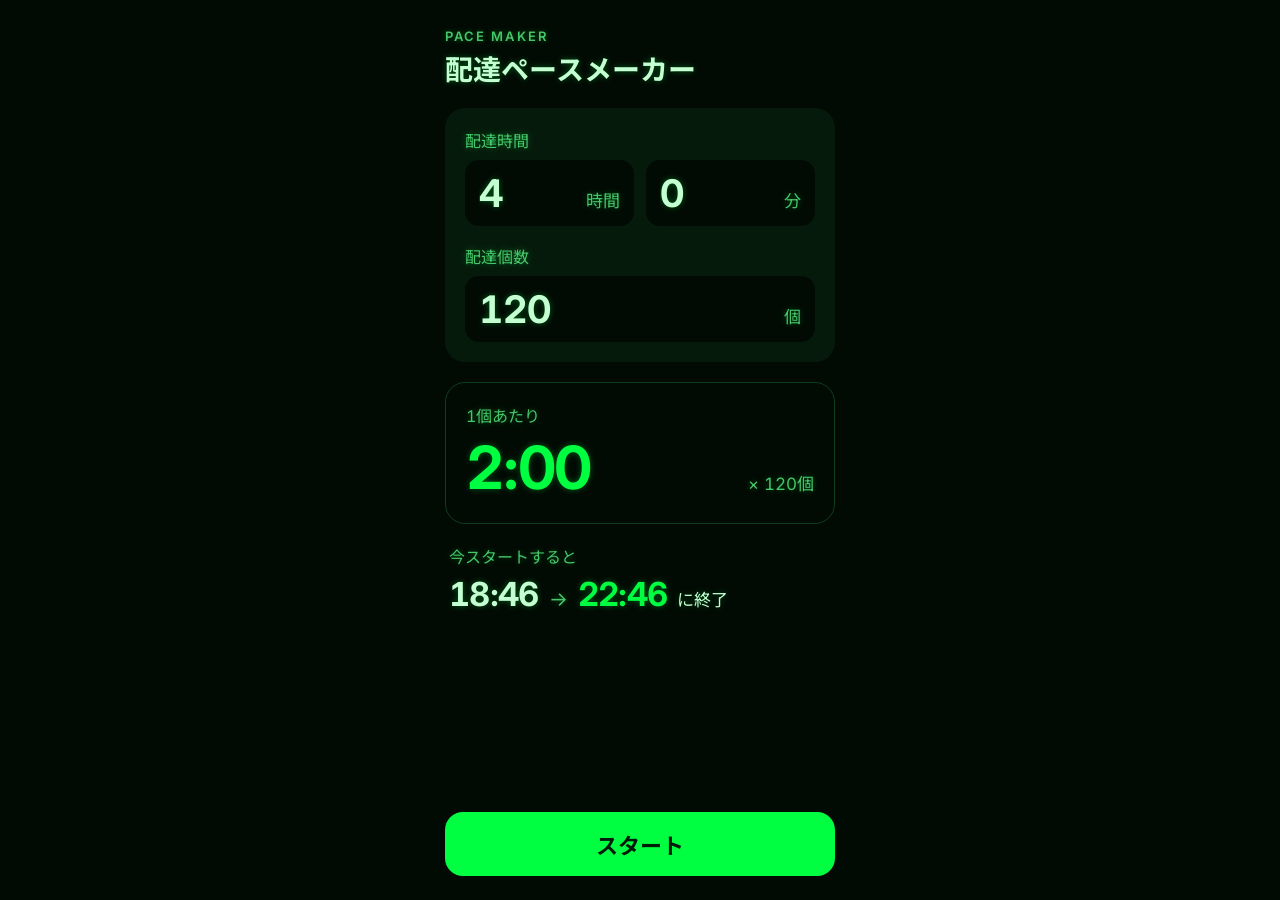
<file: index.html>
<!doctype html>
<html lang="ja">
<head>
<meta charset="utf-8">
<meta name="viewport" content="width=device-width, initial-scale=1, viewport-fit=cover, user-scalable=no">
<meta name="theme-color" content="#020A04">
<meta name="color-scheme" content="dark">
<meta name="mobile-web-app-capable" content="yes">
<meta name="apple-mobile-web-app-capable" content="yes">
<meta name="apple-mobile-web-app-status-bar-style" content="black">
<meta name="description" content="配達時間と個数から1個あたりの時間を出し、1個ごとのカウントダウンで配達ペースを保つタイマー">
<title>配達ペースメーカー</title>
<link rel="manifest" href="manifest.webmanifest">
<link rel="icon" href="icons/icon-192.png" type="image/png">
<link rel="apple-touch-icon" href="icons/apple-touch-icon.png">
<link rel="preload" href="fonts/inter-sub.woff2" as="font" type="font/woff2" crossorigin>
<link rel="preload" href="fonts/notosansjp-sub.woff2" as="font" type="font/woff2" crossorigin>
<link rel="stylesheet" href="style.css">
</head>
<body>
<div id="app" class="app">

  <!-- 画面1：設定 -->
  <section id="setup" class="screen setup">
    <div class="title">
      <div class="eyebrow">PACE MAKER</div>
      <h1>配達ペースメーカー</h1>
    </div>

    <div class="card form">
      <div class="field">
        <div class="label">配達時間</div>
        <div class="row">
          <label for="hrs" class="num-input">
            <input id="hrs" type="number" inputmode="numeric" min="0" autocomplete="off">
            <span>時間</span>
          </label>
          <label for="mins" class="num-input">
            <input id="mins" type="number" inputmode="numeric" min="0" max="59" autocomplete="off">
            <span>分</span>
          </label>
        </div>
      </div>
      <div class="field">
        <div class="label">配達個数</div>
        <label for="cnt" class="num-input">
          <input id="cnt" type="number" inputmode="numeric" min="1" autocomplete="off">
          <span>個</span>
        </label>
      </div>
    </div>

    <div class="per-round">
      <div class="col">
        <div class="label">1個あたり</div>
        <div id="perRound" class="per-round-val accent">--:--</div>
      </div>
      <div class="rounds-x">× <span id="setupCount">0</span>個</div>
    </div>

    <div class="start-preview">
      <div class="label">今スタートすると</div>
      <div class="line">
        <span id="setupClock" class="t">--:--</span>
        <span class="arrow">→</span>
        <span id="setupEnd" class="t accent">--:--</span>
        <span class="suffix">に終了</span>
      </div>
    </div>

    <div class="grow"></div>
    <button id="startBtn" type="button" class="btn-primary">スタート</button>
  </section>

  <!-- 画面2：計測 -->
  <section id="run" class="screen run" hidden>
    <header class="run-header">
      <div class="eyebrow">PACE MAKER</div>
      <div class="header-right">
        <div id="pausedBadge" class="badge" hidden>一時停止中</div>
        <button id="lockBtn" type="button" class="lock-btn">
          <!-- 解錠アイコン：つるを持ち上げ、右脚だけまっすぐ本体に刺さった形 -->
          <svg class="lock-open" viewBox="0 0 16 24" aria-hidden="true">
            <path d="M3.25 10V6a4.75 4.75 0 0 1 9.5 0v8" fill="none" stroke="currentColor" stroke-width="2.5"/>
            <rect x="0" y="13" width="16" height="11" rx="3" fill="currentColor"/>
          </svg>
          ロック
        </button>
      </div>
    </header>

    <div class="card rounds">
      <div class="rounds-row">
        <div class="rounds-label">
          <div class="label nowrap">残り</div>
        </div>
        <div id="leftNum" class="round-num accent">0</div>
      </div>
    </div>

    <div class="cur-line"><span id="roundNum">1</span><span class="of"> / <span id="runCount">0</span></span></div>

    <div class="timer">
      <div id="timerLabel" class="label timer-label">次の1個まで</div>
      <div class="timer-row">
        <button id="prevBtn" type="button" class="step-btn" aria-label="前の1個に戻る">&lt;&lt;</button>
        <div id="timerText" class="timer-text">0:00</div>
        <button id="nextBtn" type="button" class="step-btn" aria-label="次の1個に進む">&gt;&gt;</button>
      </div>
    </div>

    <div class="overall">
      <div class="overall-head">
        <span class="label">全体</span>
        <span id="overallPct" class="overall-pct">0%</span>
      </div>
      <div class="bar bar-overall"><div id="overallFill" class="bar-fill"></div></div>
    </div>

    <div class="totals">
      <div class="pair">
        <span class="label">経過</span>
        <span id="elapsedText" class="totals-val dim">0:00</span>
      </div>
      <div class="pair">
        <span class="label">全体残り</span>
        <span id="overallText" class="totals-val">0:00</span>
      </div>
    </div>

    <div class="card end-card">
      <div class="end-col">
        <div class="label sm">終了予定</div>
        <div id="runEnd" class="end-val accent">--:--</div>
      </div>
      <div class="now-col">
        <div class="label sm">現在時刻</div>
        <div id="runClock" class="now-val">--:--</div>
      </div>
    </div>

    <div class="grow"></div>
    <div class="actions">
      <button id="pauseBtn" type="button" class="btn-secondary">一時停止</button>
      <button id="stopBtn" type="button" class="btn-ghost">終了</button>
    </div>
  </section>

  <!-- 画面ロック -->
  <div id="lockLayer" class="lock-layer" hidden>
    <div class="lock-inner">
    <button id="unlockBtn" type="button" class="unlock-btn" aria-label="長押しでロック解除">
      <span class="unlock-face base" aria-hidden="true">
        <span class="lock-icon"><span class="shackle"></span><span class="body"></span></span>長押し
      </span>
      <!-- 緑で満たした面。長押し中は上から減っていく -->
      <span id="holdFill" class="unlock-face fill">
        <span class="lock-icon" aria-hidden="true"><span class="shackle"></span><span class="body"></span></span>長押し
      </span>
    </button>
    </div>
  </div>
</div>
<script src="app.js"></script>
</body>
</html>
</file>
<file: style.css>
@font-face {
  font-family: 'Inter';
  src: url('fonts/inter-sub.woff2') format('woff2');
  font-weight: 400 700;
  font-style: normal;
  font-display: block;
}
@font-face {
  font-family: 'Noto Sans JP';
  src: url('fonts/notosansjp-sub.woff2') format('woff2');
  font-weight: 400 700;
  font-style: normal;
  font-display: block;
}

:root {
  --bg: #020A04;
  --card: #061A0C;
  --divider: #0F3D1E;
  --border: #145A2A;
  --border-strong: #1B7A38;
  --text: #C4FFD2;
  --sub: #46C66A;
  --accent: #00FF41;
  --on-accent: #001A08;
  --warn: #FFB000;
  /* 幅390pxを基準にしたスケール単位（最大430px幅まで） */
  --u: calc(min(100vw, 430px) / 390);
  --font: -apple-system, 'SF Pro Display', 'Inter', 'Hiragino Sans', 'Noto Sans JP', sans-serif;
}

*, *::before, *::after { box-sizing: border-box; }

html, body {
  margin: 0;
  height: 100%;
  background: var(--bg);
  overscroll-behavior: none;
}

body {
  color: var(--text);
  font-family: var(--font);
  font-variant-numeric: tabular-nums;
  -webkit-font-smoothing: antialiased;
  text-shadow: 0 0 6px rgba(0, 255, 65, 0.35);
  -webkit-tap-highlight-color: transparent;
  -webkit-text-size-adjust: 100%;
}

[hidden] { display: none !important; }

.app {
  position: relative;
  max-width: 430px;
  min-height: 100vh;
  min-height: 100dvh;
  margin: 0 auto;
  padding:
    calc(env(safe-area-inset-top, 0px) + 28px)
    calc(env(safe-area-inset-right, 0px) + 20px)
    calc(env(safe-area-inset-bottom, 0px) + 24px)
    calc(env(safe-area-inset-left, 0px) + 20px);
  display: flex;
  flex-direction: column;
  overflow: hidden;
}

.screen { display: flex; flex-direction: column; flex-grow: 1; }
.setup { gap: 20px; }
/* 余った縦スペースに応じて各パートの間隔を広げる（12〜22px） */
.run { gap: clamp(12px, calc((100dvh - 695px) / 8), 22px); }
.grow { flex-grow: 1; }

.label { font-size: 16px; color: var(--sub); }
.label.sm { font-size: 15px; }
.nowrap { white-space: nowrap; }
.tnum { font-variant-numeric: tabular-nums; letter-spacing: -0.02em; }
.accent { color: var(--accent); }
.dim { color: var(--sub); }

.eyebrow {
  letter-spacing: 0.16em;
  font-size: 13px;
  font-weight: 600;
  color: var(--sub);
}

.card { background: var(--card); }

button {
  font-family: inherit;
  cursor: pointer;
  text-shadow: inherit;
  -webkit-user-select: none;
  user-select: none;
  touch-action: manipulation;
}
button:disabled { cursor: default; opacity: 0.35; }

/* ---------- 設定画面 ---------- */
.title { display: flex; flex-direction: column; gap: 4px; }
.title h1 { margin: 0; font-size: 28px; font-weight: 700; }

.form {
  border-radius: 20px;
  padding: 20px;
  display: flex;
  flex-direction: column;
  gap: 18px;
}
.field { display: flex; flex-direction: column; gap: 8px; }
.row { display: flex; gap: 12px; }
.row .num-input { flex: 1; min-width: 0; }

.num-input {
  display: flex;
  align-items: baseline;
  gap: 6px;
  background: var(--bg);
  border-radius: 14px;
  padding: 10px 14px;
}
.num-input input {
  width: 100%;
  min-width: 0;
  background: transparent;
  border: 0;
  padding: 0;
  margin: 0;
  color: var(--text);
  font-family: inherit;
  font-variant-numeric: tabular-nums;
  letter-spacing: -0.02em;
  font-size: 38px;
  font-weight: 700;
  text-shadow: inherit;
  outline: none;
  caret-color: var(--accent);
}
.num-input span {
  font-size: 17px;
  color: var(--sub);
  white-space: nowrap;
  flex-shrink: 0;
}
.num-input:focus-within { box-shadow: inset 0 0 0 1px var(--border); }
input::-webkit-outer-spin-button,
input::-webkit-inner-spin-button { -webkit-appearance: none; margin: 0; }
input[type=number] { -moz-appearance: textfield; appearance: textfield; }

.per-round {
  border: 1px solid var(--divider);
  border-radius: 20px;
  padding: 20px;
  display: flex;
  justify-content: space-between;
  align-items: flex-end;
  gap: 8px;
}
.per-round .col { display: flex; flex-direction: column; gap: 4px; min-width: 0; }
.per-round-val {
  letter-spacing: -0.02em;
  font-size: calc(54 * var(--u));
  font-weight: 700;
  white-space: nowrap;
}
.rounds-x { font-size: 17px; color: var(--sub); padding-bottom: 8px; white-space: nowrap; }

.start-preview { display: flex; flex-direction: column; gap: 6px; padding: 0 4px; }
.start-preview .line { display: flex; align-items: baseline; gap: 10px; white-space: nowrap; }
.start-preview .t { letter-spacing: -0.02em; font-size: calc(30 * var(--u)); font-weight: 700; }
.start-preview .arrow { font-size: 20px; color: var(--sub); }
.start-preview .suffix { font-size: 17px; color: var(--text); }

.btn-primary {
  height: 64px;
  border: 0;
  border-radius: 18px;
  background: var(--accent);
  color: var(--on-accent);
  font-size: 22px;
  font-weight: 700;
  text-shadow: none;
}
.btn-primary:not(:disabled):active { filter: brightness(0.85); }

/* ---------- 計測画面 ---------- */
.run-header {
  display: flex;
  justify-content: space-between;
  align-items: center;
  height: 48px;
}
.header-right { display: flex; align-items: center; gap: 10px; }
.badge {
  padding: 6px 12px;
  border-radius: 999px;
  background: var(--divider);
  font-size: 15px;
  font-weight: 700;
  color: var(--text);
  white-space: nowrap;
}

.lock-btn, .unlock-btn {
  /* 「ロック」と「ロック中」で幅が変わらないよう、両方同じ幅にして中身を中央寄せ */
  min-width: 120px;
  justify-content: center;
  height: 48px;
  padding: 0 14px;
  border-radius: 14px;
  display: flex;
  align-items: center;
  gap: 8px;
  font-size: 16px;
  font-weight: 700;
  white-space: nowrap;
}
.lock-btn {
  border: 1px solid var(--border-strong);
  background: var(--card);
  color: var(--text);
}
.lock-btn:active { background: var(--divider); }

.lock-icon { position: relative; display: block; width: 16px; height: 19px; flex-shrink: 0; }
.lock-icon .shackle {
  position: absolute; top: 0; left: 2px;
  width: 12px; height: 10px;
  border: 2.5px solid currentColor; border-bottom: 0;
  border-radius: 6px 6px 0 0;
}
.lock-icon .body {
  position: absolute; bottom: 0; left: 0;
  width: 16px; height: 11px;
  background: currentColor;
  border-radius: 3px;
}
/* 解錠アイコン（SVG）：閉じたアイコンと同じ大きさで、つるだけ5px持ち上げた形 */
.lock-open { display: block; width: 16px; height: 24px; flex-shrink: 0; }

.rounds {
  border-radius: 22px;
  padding: 4px 18px;
  display: flex;
  flex-direction: column;
}
/* 残り個数は一番大事な情報なので、横幅いっぱいで大きく出す */
.rounds-row {
  padding: 4px 0;
  display: flex;
  align-items: center;
  justify-content: space-between;
  gap: 12px;
  min-width: 0;
}
.rounds-row + .rounds-row { border-top: 1px solid var(--divider); }
.rounds-label { display: flex; flex-direction: column; gap: 2px; flex-shrink: 0; }
.rounds-label .label:first-child { font-size: 20px; font-weight: 700; }
.round-num {
  letter-spacing: -0.03em;
  font-size: calc(116 * var(--u));
  font-weight: 700;
  line-height: 1;
  white-space: nowrap;
  color: var(--text);
}
.round-num.accent { color: var(--accent); }
.round-num.d4 { font-size: calc(96 * var(--u)); }
.round-num.over { font-size: calc(88 * var(--u)); color: var(--warn); }

.timer {
  display: flex;
  flex-direction: column;
  align-items: center;
  gap: 2px;
}
.timer-label { font-size: 14px; font-weight: 500; white-space: nowrap; }

/* 現在の個数 / 総数 */
.cur-line {
  text-align: center;
  font-weight: 700;
  line-height: 1;
  letter-spacing: -0.02em;
  font-size: calc(64 * var(--u));
  white-space: nowrap;
  color: var(--text);
}
.cur-line .of { color: var(--sub); font-size: 0.62em; }

/* カウントダウンと、左右の前へ／次へボタン */
.timer-row {
  align-self: stretch;
  display: flex;
  align-items: center;
  justify-content: space-between;
  gap: 8px;
}
.timer-row .timer-text { flex: 1; min-width: 0; text-align: center; }
.step-btn {
  flex-shrink: 0;
  width: 50px;
  height: 50px;
  border-radius: 13px;
  border: 1px solid var(--border);
  background: transparent;
  color: var(--sub);
  font-size: 20px;
  font-weight: 700;
  line-height: 1;
  letter-spacing: -0.12em;
  display: grid;
  place-items: center;
  padding: 0 4px 0 0;
}
.step-btn:not(:disabled):active { background: var(--divider); color: var(--accent); }
.step-btn:disabled { opacity: 0.25; }
.timer-text {
  letter-spacing: -0.02em;
  white-space: nowrap;
  font-size: calc(60 * var(--u));
  font-weight: 700;
  line-height: 1;
  color: var(--text);
}
.timer-text.warn { color: var(--warn); }
.timer-text.over { font-size: calc(56 * var(--u)); }
.timer-text.over-h { font-size: calc(48 * var(--u)); }

.bar { height: 10px; background: var(--divider); border-radius: 999px; overflow: hidden; }
.bar-fill {
  height: 100%;
  width: 0;
  background: var(--accent);
  border-radius: 999px;
  box-shadow: 0 0 8px rgba(0, 255, 65, 0.45);
}
.bar-fill.warn { background: var(--warn); box-shadow: 0 0 8px rgba(255, 176, 0, 0.45); }

.overall { display: flex; flex-direction: column; gap: 6px; }
.overall-head { display: flex; justify-content: space-between; align-items: baseline; padding: 0 4px; }
.overall-pct { font-size: 18px; font-weight: 700; letter-spacing: -0.02em; color: var(--text); }
.overall-pct.warn { color: var(--warn); }
.bar-overall { height: 14px; }

.totals {
  display: flex;
  justify-content: space-between;
  align-items: baseline;
  gap: 8px;
  padding: 0 4px;
  margin-top: -4px;
  white-space: nowrap;
}
.totals .pair { display: flex; align-items: baseline; gap: 8px; min-width: 0; }
.totals-val {
  letter-spacing: -0.02em;
  font-size: calc(26 * var(--u));
  font-weight: 700;
  color: var(--text);
}
.totals-val.dim { color: var(--sub); }
.totals-val.warn { color: var(--warn); }

.end-card {
  border: 1px solid var(--border);
  border-radius: 18px;
  padding: 12px 16px;
  display: flex;
  align-items: stretch;
}
.end-col {
  flex: 1.25;
  display: flex;
  flex-direction: column;
  gap: 2px;
  padding-right: 14px;
  border-right: 1px solid var(--divider);
  min-width: 0;
}
.now-col {
  flex: 1;
  display: flex;
  flex-direction: column;
  justify-content: flex-end;
  gap: 2px;
  padding-left: 14px;
  min-width: 0;
}
.end-val {
  letter-spacing: -0.02em;
  font-size: calc(44 * var(--u));
  font-weight: 700;
  line-height: 1.05;
  white-space: nowrap;
}
.now-val {
  letter-spacing: -0.02em;
  font-size: calc(30 * var(--u));
  font-weight: 700;
  line-height: 1.1;
  white-space: nowrap;
}

.actions { display: flex; gap: 10px; }
.btn-secondary, .btn-ghost {
  flex: 1;
  height: 60px;
  border: 1px solid var(--border);
  border-radius: 16px;
  font-size: 19px;
  font-weight: 700;
}
.btn-secondary { background: var(--card); color: var(--text); }
.btn-ghost { background: transparent; color: var(--sub); }
.btn-secondary:active, .btn-ghost:active { background: var(--divider); }

/* ---------- 画面ロック ---------- */
.lock-layer {
  position: fixed;
  inset: 0;
  z-index: 10;
  background: transparent;
  touch-action: none;
  -webkit-user-select: none;
  user-select: none;
  -webkit-touch-callout: none;
}
/* ヘッダーのロックボタンと同じ位置にボタンを重ねる */
.lock-inner {
  position: relative;
  max-width: 430px;
  margin: 0 auto;
  padding:
    calc(env(safe-area-inset-top, 0px) + 28px)
    calc(env(safe-area-inset-right, 0px) + 20px)
    0
    calc(env(safe-area-inset-left, 0px) + 20px);
  display: flex;
  flex-direction: column;
  align-items: flex-end;
  gap: 6px;
}
.unlock-btn {
  position: relative;
  overflow: hidden;
  border: 2px solid var(--accent);
  background: var(--card);
  color: var(--accent);
  padding: 0;
  touch-action: none;
  -webkit-touch-callout: none;
}
.unlock-face {
  display: flex;
  align-items: center;
  justify-content: center;
  width: 100%;
  gap: 8px;
  height: 100%;
  padding: 0 14px;
  pointer-events: none;
}
/* 長押しで減った部分に見える下地（暗い背景・緑の文字） */
.unlock-face.base { color: var(--accent); }
/* ロック中は緑で満たし、文字は黒抜き。長押し中は clip-path で上から削っていく */
.unlock-face.fill {
  position: absolute;
  inset: 0;
  background: var(--accent);
  color: var(--on-accent);
  text-shadow: none;
  clip-path: inset(0 0 0 0);
}

/* 計測中は長押しメニュー・テキスト選択を出さない */
.run, .run * { -webkit-user-select: none; user-select: none; -webkit-touch-callout: none; }

/* 縦が短い端末：ラウンド数の大きさは保ったまま、まわりの余白を詰める */
@media (max-height: 760px) {
  .app, .lock-inner { padding-top: calc(env(safe-area-inset-top, 0px) + 14px); }
  .run { gap: 8px; }
  .round-num { font-size: calc(108 * var(--u)); }
  .end-card { padding: 8px 16px; }
  .end-val { font-size: calc(38 * var(--u)); }
  .now-val { font-size: calc(26 * var(--u)); }
  .btn-secondary, .btn-ghost { height: 54px; }
}
</file>
